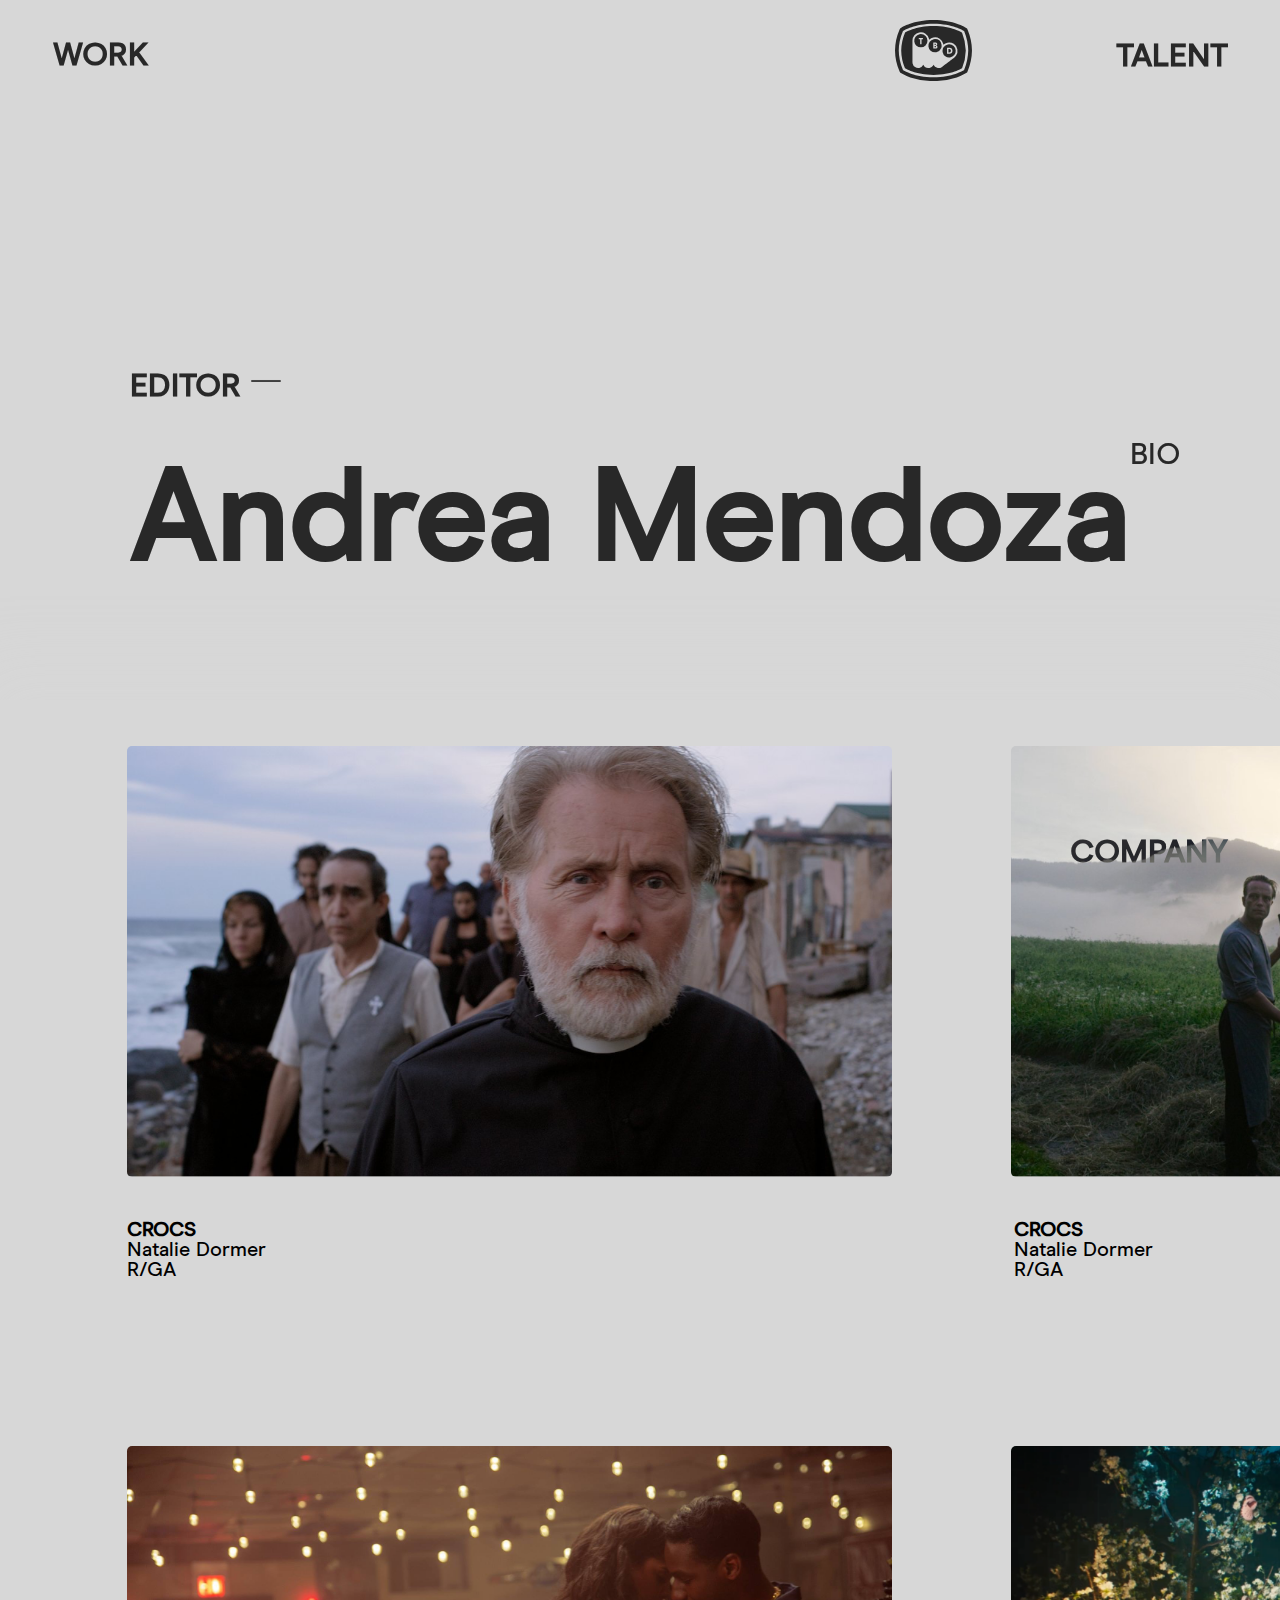
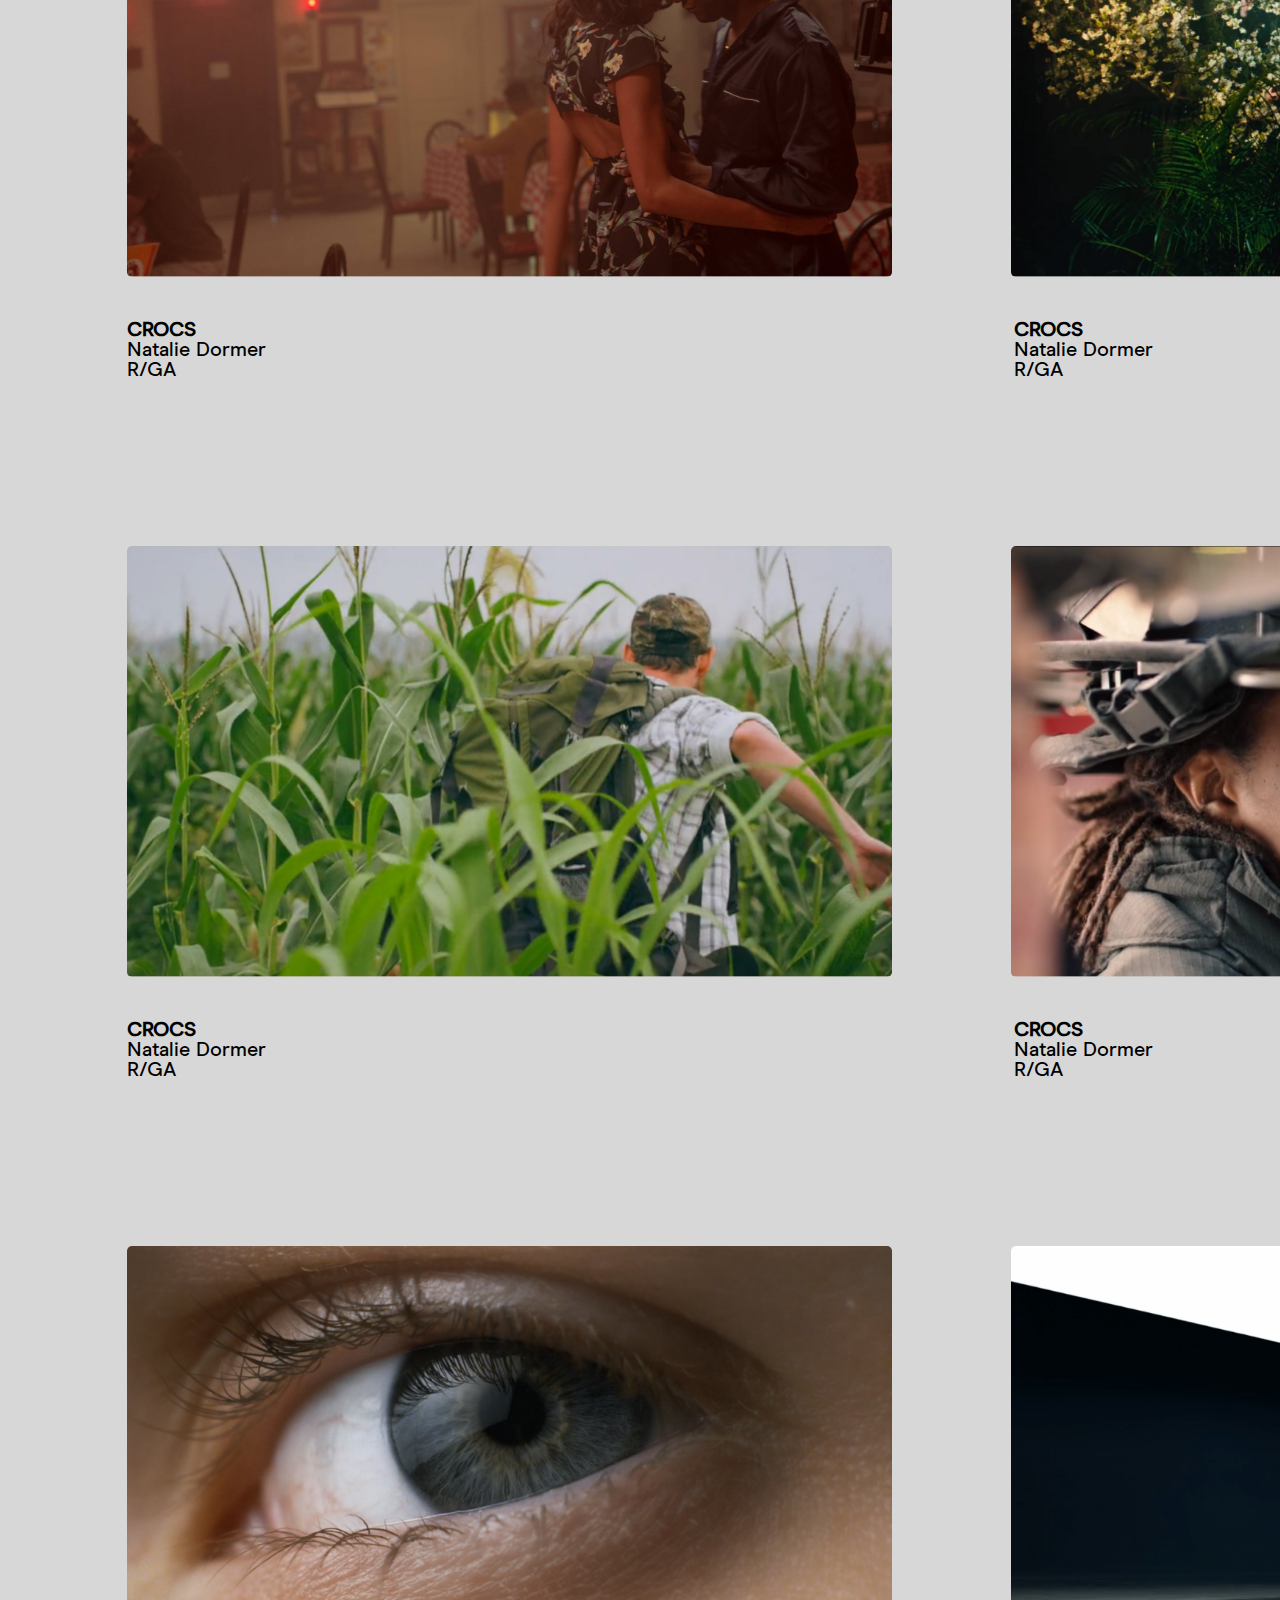
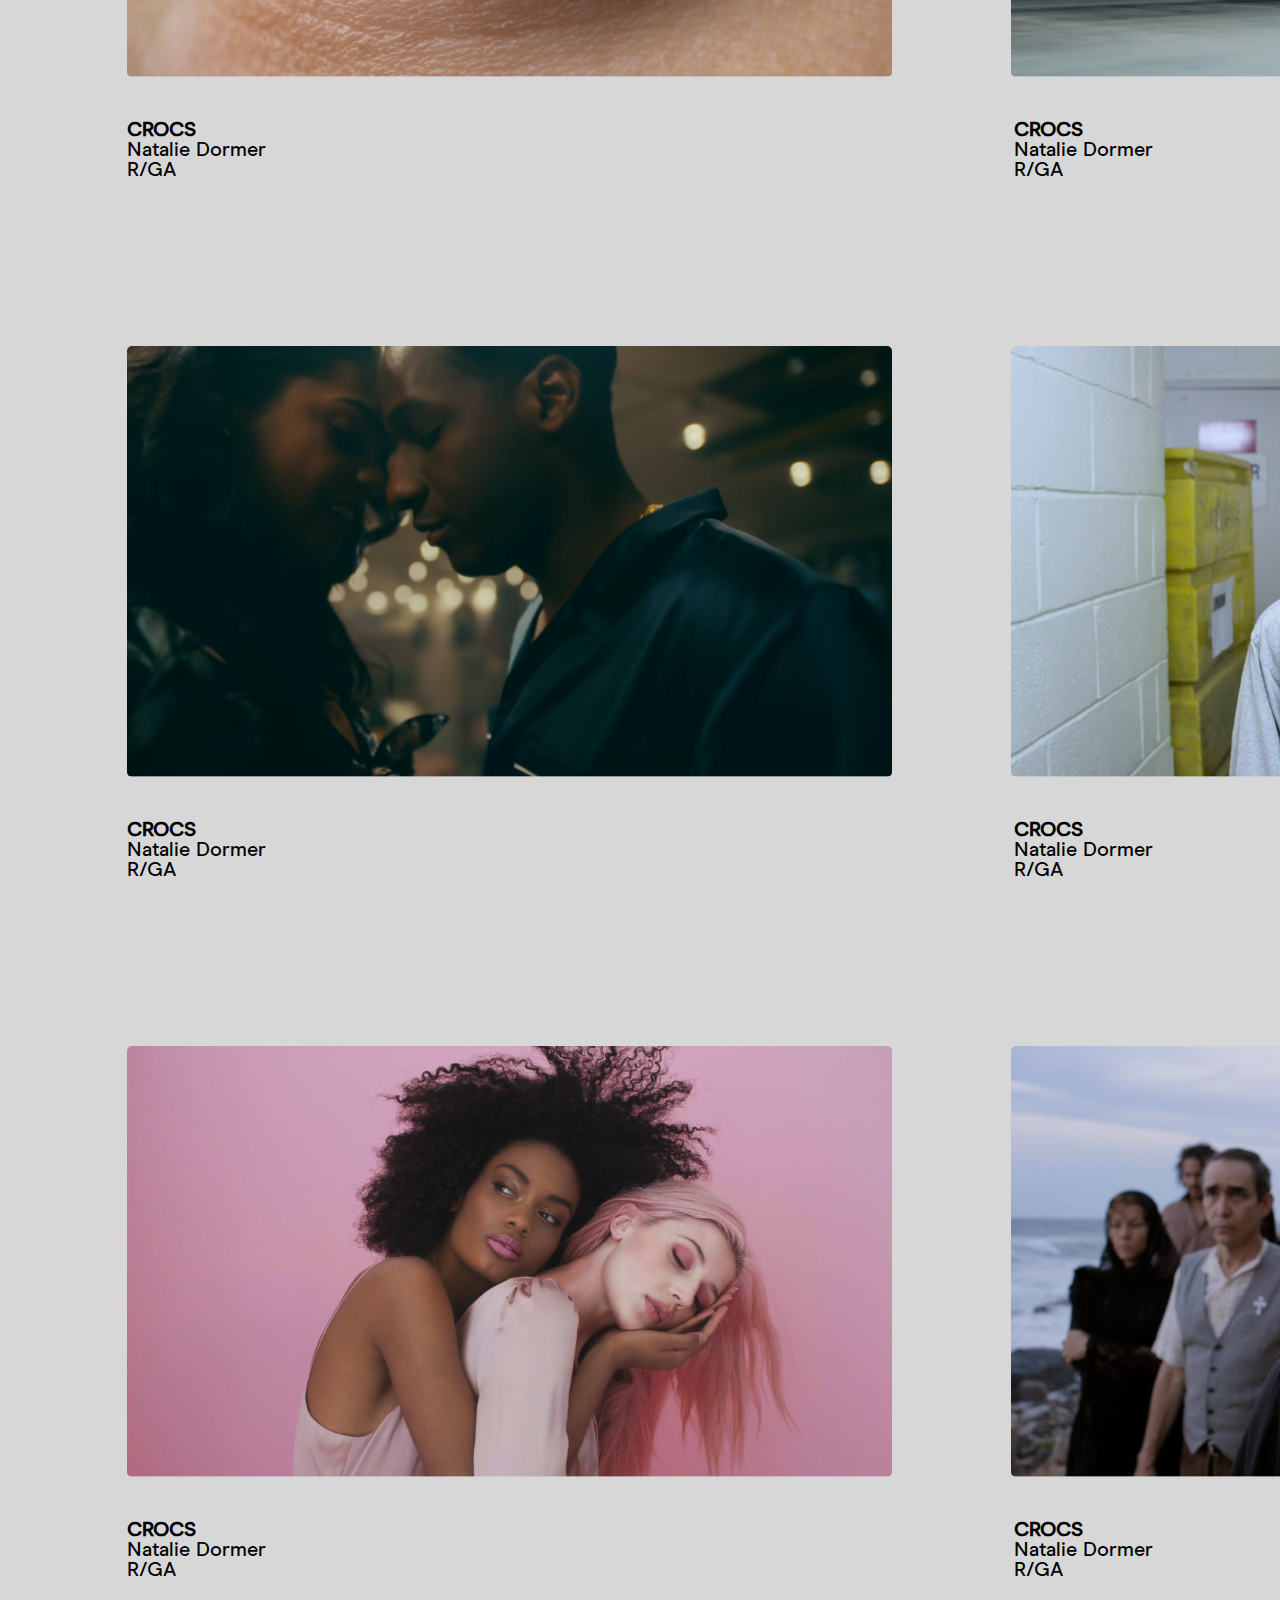
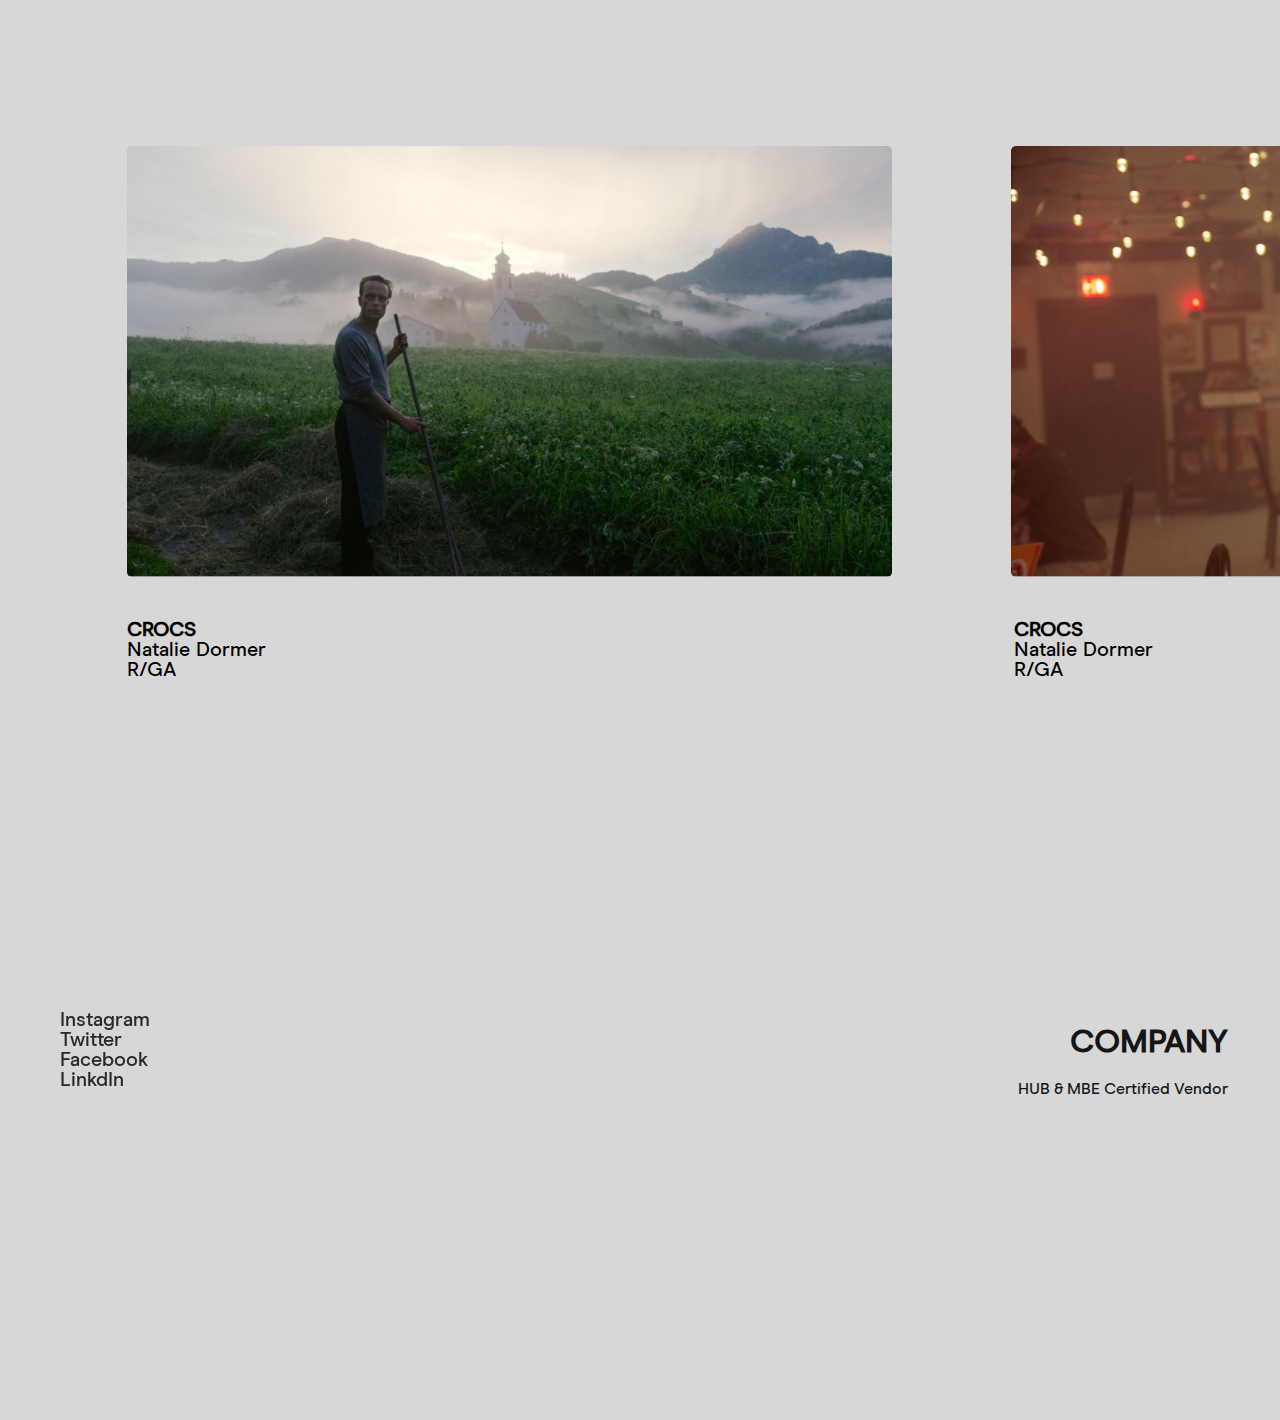
<file: index.html>
<!DOCTYPE html>
<html lang="en" dir="ltr">
  <head>
    <meta charset="utf-8" />
    <title></title>
    <link rel="stylesheet" href="TBD3.css" />
  </head>
  <body>
    <div id="header" class="header">
      <div class="left-arrow"></div>
      <div class="right-arrow"></div>

      <div class="dropdown1">
        <span><h1 class="work">WORK</h1></span>
        <div class="dropdown-content1">
          <ul id="list1id" class="dropdown-list1">
            <li>COMMERCIAL</li>
            <li>MUSIC VIDE0</li>
            <li>FILM</li>
            <li>TV</li>
          </ul>
        </div>
      </div>

      <a href="#header"
        ><img class="logotype" src="images/logo-dark.svg" alt="logo"
      /></a>
      <div class="dropdown2">
        <span><h1 class="talent">TALENT</h1></span>
        <div class="dropdown-content2">
          <ul id="list2id" class="dropdown-list2">
            <li>SOUND MIXERS</li>
            <li>COLORISTS</li>
            <li>FINISHERS</li>
            <li>EDITORS</li>
            <li></li>
          </ul>
        </div>
      </div>
      <h1 class="editor">EDITOR</h1>
      <div class="closing-blocks">
        <p class="bio">BIO</p>
      </div>

      <img class="line-image" src="images/horizontal-line.png" alt="" />
      <h1 class="andrea-mendoza">Andrea Mendoza</h1>
    </div>

    <div class="container">
      <div class="card1">
        <img class="left-image1" src="images/picture 1.png" alt="" />
        <ul class="list1">
          <li><strong>CROCS</strong></li>
          <li>Natalie Dormer</li>
          <li>R/GA</li>
        </ul>
      </div>
      <div class="card3">
        <img class="left-image3" src="images/picture 3.png" alt="" />
        <ul class="list3">
          <li><strong>CROCS</strong></li>
          <li>Natalie Dormer</li>
          <li>R/GA</li>
        </ul>
      </div>
      <div class="card5">
        <img class="left-image5" src="images/picture 5.png" alt="" />
        <ul class="list5">
          <li><strong>CROCS</strong></li>
          <li>Natalie Dormer</li>
          <li>R/GA</li>
        </ul>
      </div>
      <div class="card7">
        <img class="left-image7" src="images/picture 7.png" alt="" />
        <ul class="list7">
          <li><strong>CROCS</strong></li>
          <li>Natalie Dormer</li>
          <li>R/GA</li>
        </ul>
      </div>
      <div class="card9">
        <img class="left-image9" src="images/picture 9.png" alt="" />
        <ul class="list9">
          <li><strong>CROCS</strong></li>
          <li>Natalie Dormer</li>
          <li>R/GA</li>
        </ul>
      </div>
      <div class="card11">
        <img class="left-image11" src="images/picture 11.png" alt="" />
        <ul class="list11">
          <li><strong>CROCS</strong></li>
          <li>Natalie Dormer</li>
          <li>R/GA</li>
        </ul>
      </div>
      <div class="card13">
        <img class="left-image13" src="images/picture 13.png" alt="" />
        <ul class="list13">
          <li><strong>CROCS</strong></li>
          <li>Natalie Dormer</li>
          <li>R/GA</li>
        </ul>
      </div>
      <div class="card2">
        <img class="right-image2" src="images/picture 2.png" alt="" />
        <ul class="list2">
          <li><strong>CROCS</strong></li>
          <li>Natalie Dormer</li>
          <li>R/GA</li>
        </ul>
      </div>
      <div class="card4">
        <img class="right-image4" src="images/picture 4.png" alt="" />
        <ul class="list4">
          <li><strong>CROCS</strong></li>
          <li>Natalie Dormer</li>
          <li>R/GA</li>
        </ul>
      </div>
      <div class="card6">
        <img class="right-image6" src="images/picture 6.png" alt="" />
        <ul class="list6">
          <li><strong>CROCS</strong></li>
          <li>Natalie Dormer</li>
          <li>R/GA</li>
        </ul>
      </div>
      <div class="card8">
        <img class="right-image8" src="images/picture 8.png" alt="" />
        <ul class="list8">
          <li><strong>CROCS</strong></li>
          <li>Natalie Dormer</li>
          <li>R/GA</li>
        </ul>
      </div>
      <div class="card10">
        <img class="right-image10" src="images/picture 10.png" alt="" />
        <ul class="list10">
          <li><strong>CROCS</strong></li>
          <li>Natalie Dormer</li>
          <li>R/GA</li>
        </ul>
      </div>
      <div class="card12">
        <img class="right-image12" src="images/picture 12.png" alt="" />
        <ul class="list12">
          <li><strong>CROCS</strong></li>
          <li>Natalie Dormer</li>
          <li>R/GA</li>
        </ul>
      </div>
      <div class="card14">
        <img class="right-image14" src="images/picture 14.png" alt="" />
        <ul class="list14">
          <li><strong>CROCS</strong></li>
          <li>Natalie Dormer</li>
          <li>R/GA</li>
        </ul>
      </div>
    </div>

    <div class="footer">
      <ul class="social-media">
        <li>Instagram</li>
        <li>Twitter</li>
        <li>Facebook</li>
        <li>LinkdIn</li>
      </ul>
      <ul class="credentials">
        <h1>COMPANY</h1>
        <li>HUB & MBE Certified Vendor</li>
      </ul>

      <div class="dropdown3">
        <div class="footer-arrow"></div>
        <span><h1 class="company">COMPANY</h1></span>
        <div class="dropdown-content3">
          <ul id="list3id" class="dropdown-list3">
            <li>NEWS</li>
            <li>ABOUT</li>
            <li>CONTACT</li>
          </ul>
        </div>
      </div>
    </div>
  </body>
</html>
</file>
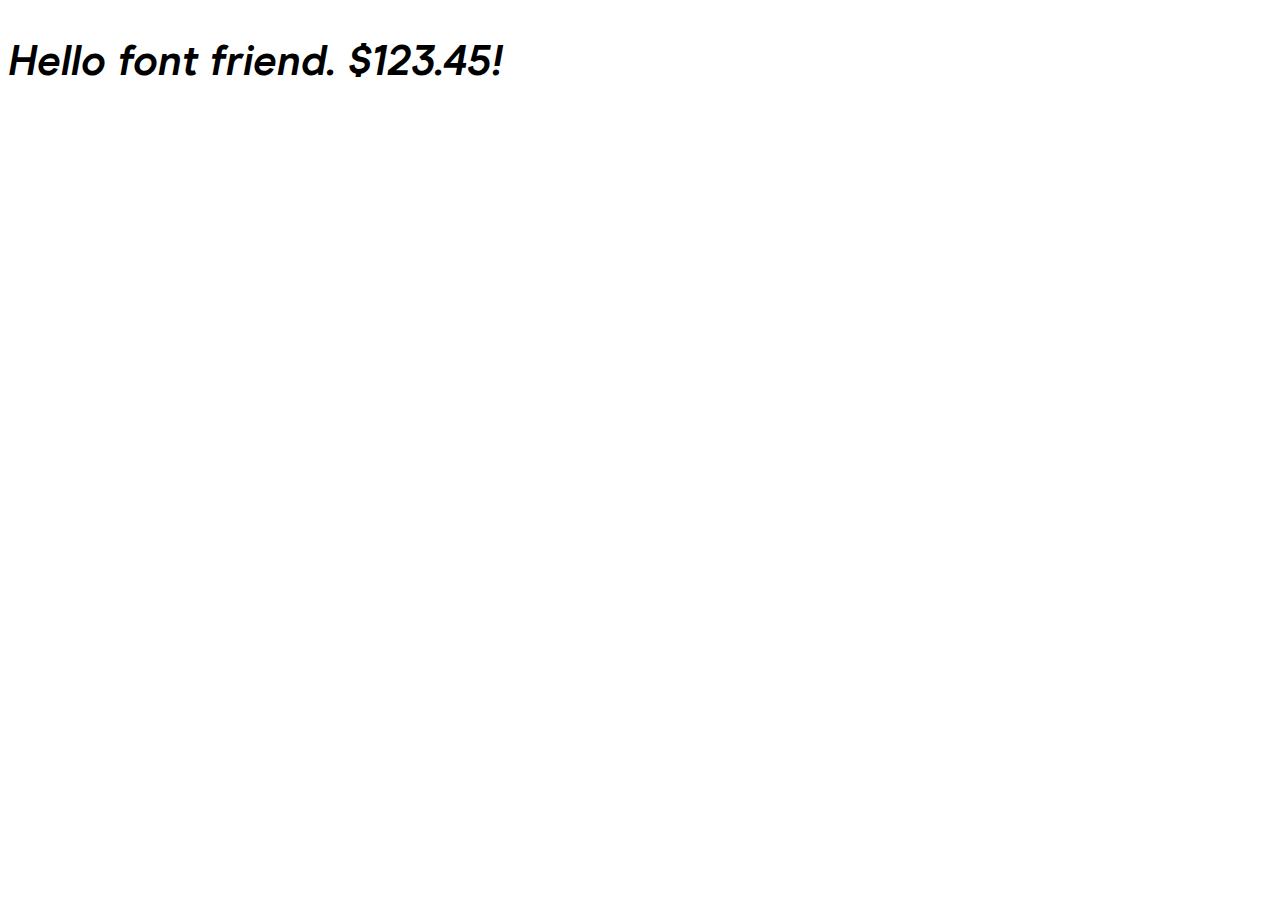
<file: fonts/Modern Era Bold Italic WEB/ModernEra-BoldItalic.html>
<!DOCTYPE html PUBLIC "-//W3C//DTD XHTML 1.0 Strict//EN" "http://www.w3.org/TR/xhtml1/DTD/xhtml1-strict.dtd">
<html lang="en" xml:lang="en" xmlns="http://www.w3.org/1999/xhtml">
<head>
<meta content="text/html; charset=utf-8" http-equiv="content-type"/>
<meta content="en-us" http-equiv="Content-Language"/>
<title>Modern Era Bold Italic</title>
<link rel="stylesheet" type="text/css" media="screen" href="ModernEra-BoldItalic.css" />
<style type="text/css" media="screen">
body { font-size: 42px; font-family: "ModernEra-BoldItalic", sans-serif; }
</style>
</head>
<body>
<p contenteditable="true">Hello font friend. $123.45!</p>
</body>
</html>
</file>
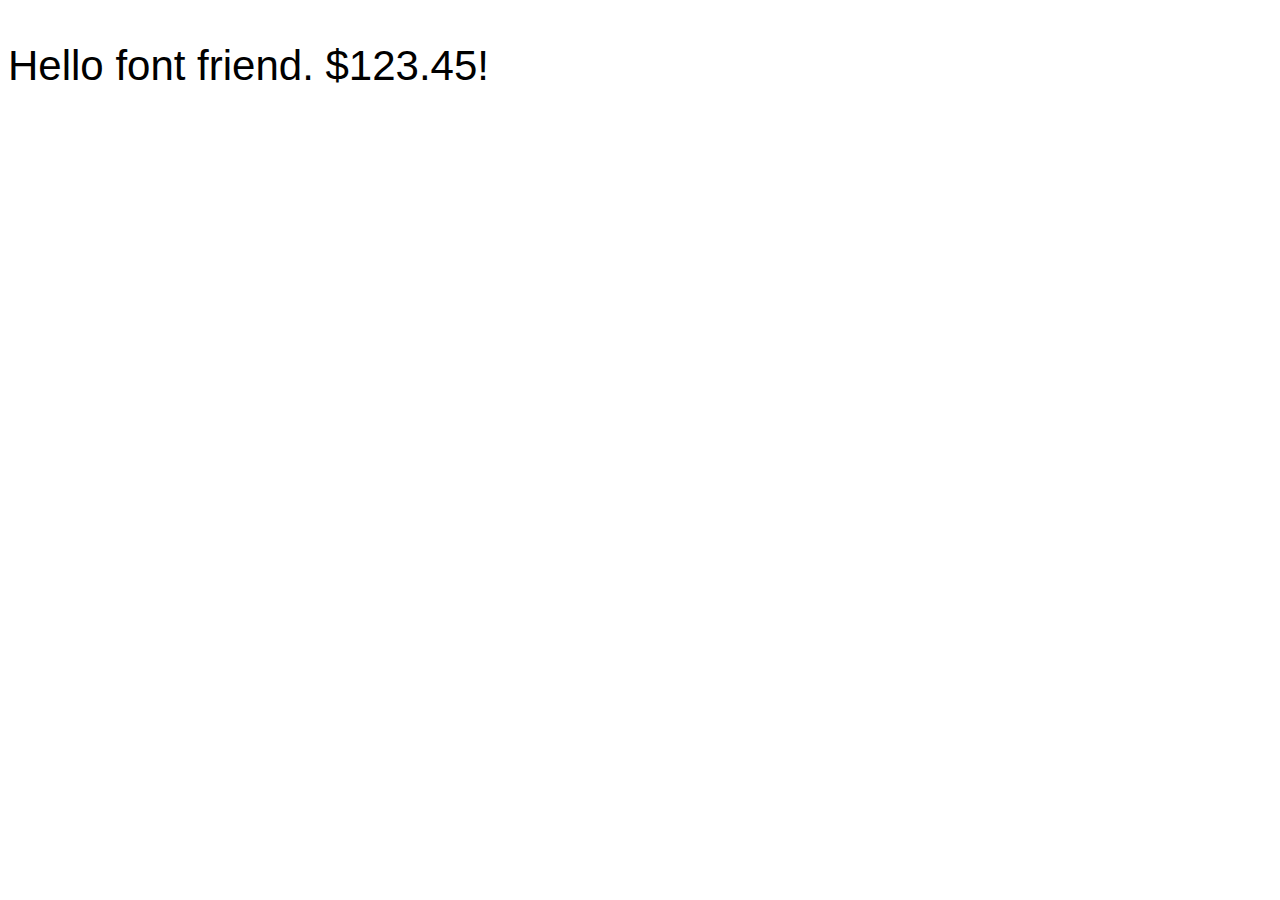
<file: fonts/Modern Era Bold WEB/ModernEra-Bold.html>
<!DOCTYPE html PUBLIC "-//W3C//DTD XHTML 1.0 Strict//EN" "http://www.w3.org/TR/xhtml1/DTD/xhtml1-strict.dtd">
<html lang="en" xml:lang="en" xmlns="http://www.w3.org/1999/xhtml">
<head>
<meta content="text/html; charset=utf-8" http-equiv="content-type"/>
<meta content="en-us" http-equiv="Content-Language"/>
<title>Modern Era Bold</title>
<link rel="stylesheet" type="text/css" media="screen" href="ModernEra-Bold.css" />
<style type="text/css" media="screen">
body { font-size: 42px; font-family: "ModernEra-Bold", sans-serif; }
</style>
</head>
<body>
<p contenteditable="true">Hello font friend. $123.45!</p>
</body>
</html>
</file>
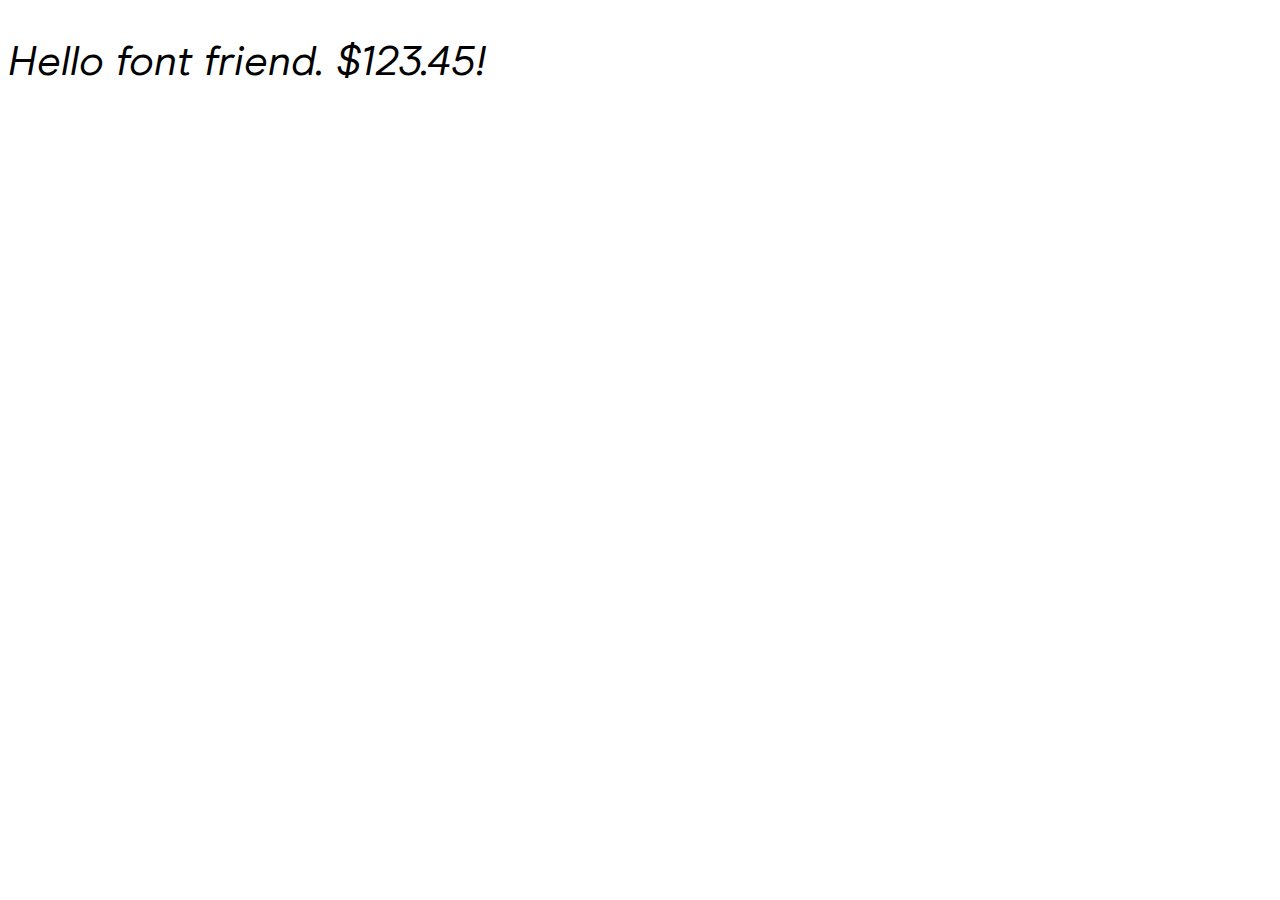
<file: fonts/Modern Era Italic WEB/ModernEra-Italic.html>
<!DOCTYPE html PUBLIC "-//W3C//DTD XHTML 1.0 Strict//EN" "http://www.w3.org/TR/xhtml1/DTD/xhtml1-strict.dtd">
<html lang="en" xml:lang="en" xmlns="http://www.w3.org/1999/xhtml">
<head>
<meta content="text/html; charset=utf-8" http-equiv="content-type"/>
<meta content="en-us" http-equiv="Content-Language"/>
<title>Modern Era Italic</title>
<link rel="stylesheet" type="text/css" media="screen" href="ModernEra-Italic.css" />
<style type="text/css" media="screen">
body { font-size: 42px; font-family: "ModernEra-Italic", sans-serif; }
</style>
</head>
<body>
<p contenteditable="true">Hello font friend. $123.45!</p>
</body>
</html>
</file>
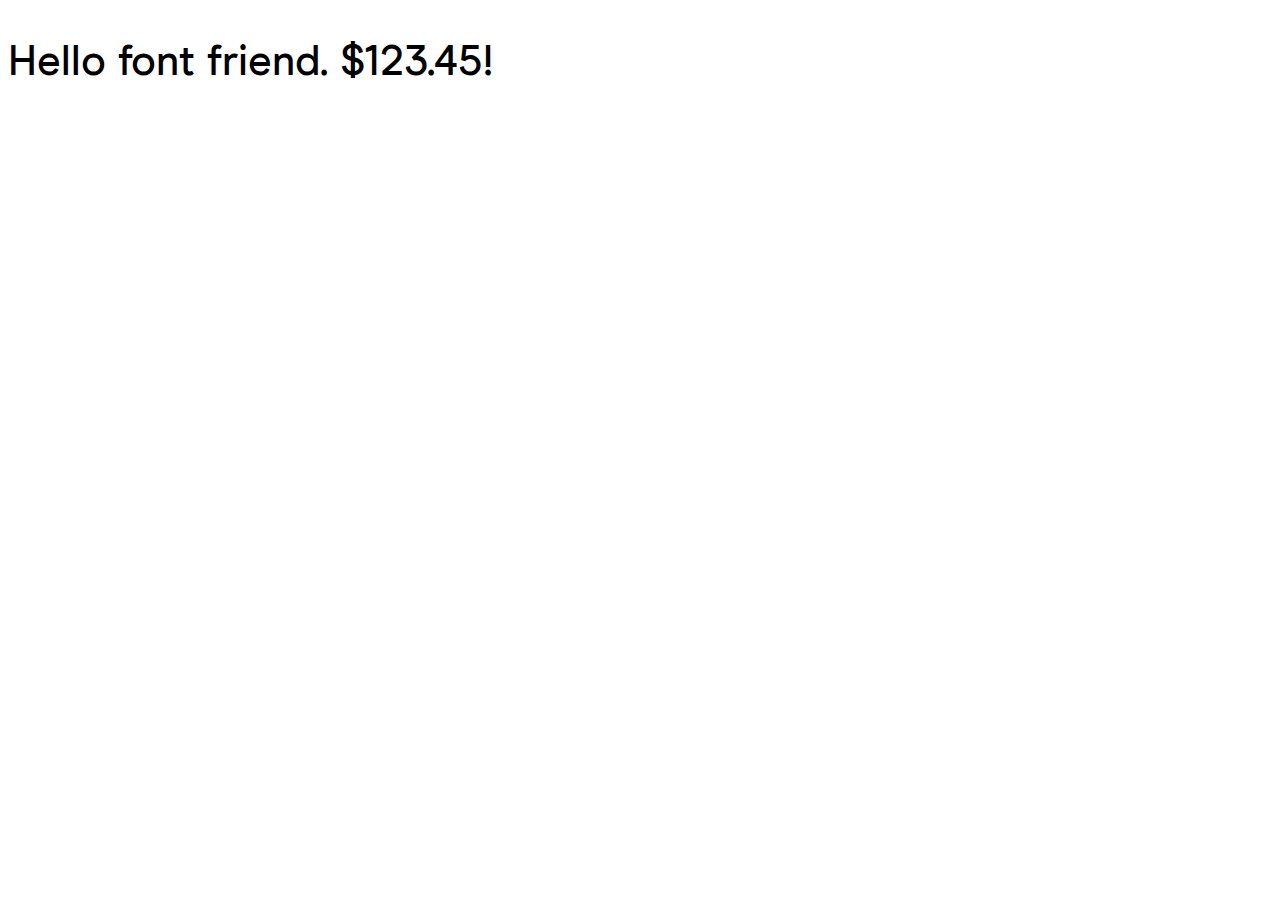
<file: fonts/Modern Era Medium WEB/ModernEra-Medium.html>
<!DOCTYPE html PUBLIC "-//W3C//DTD XHTML 1.0 Strict//EN" "http://www.w3.org/TR/xhtml1/DTD/xhtml1-strict.dtd">
<html lang="en" xml:lang="en" xmlns="http://www.w3.org/1999/xhtml">
<head>
<meta content="text/html; charset=utf-8" http-equiv="content-type"/>
<meta content="en-us" http-equiv="Content-Language"/>
<title>Modern Era Medium</title>
<link rel="stylesheet" type="text/css" media="screen" href="ModernEra-Medium.css" />
<style type="text/css" media="screen">
body { font-size: 42px; font-family: "ModernEra-Medium", sans-serif; }
</style>
</head>
<body>
<p contenteditable="true">Hello font friend. $123.45!</p>
</body>
</html>
</file>
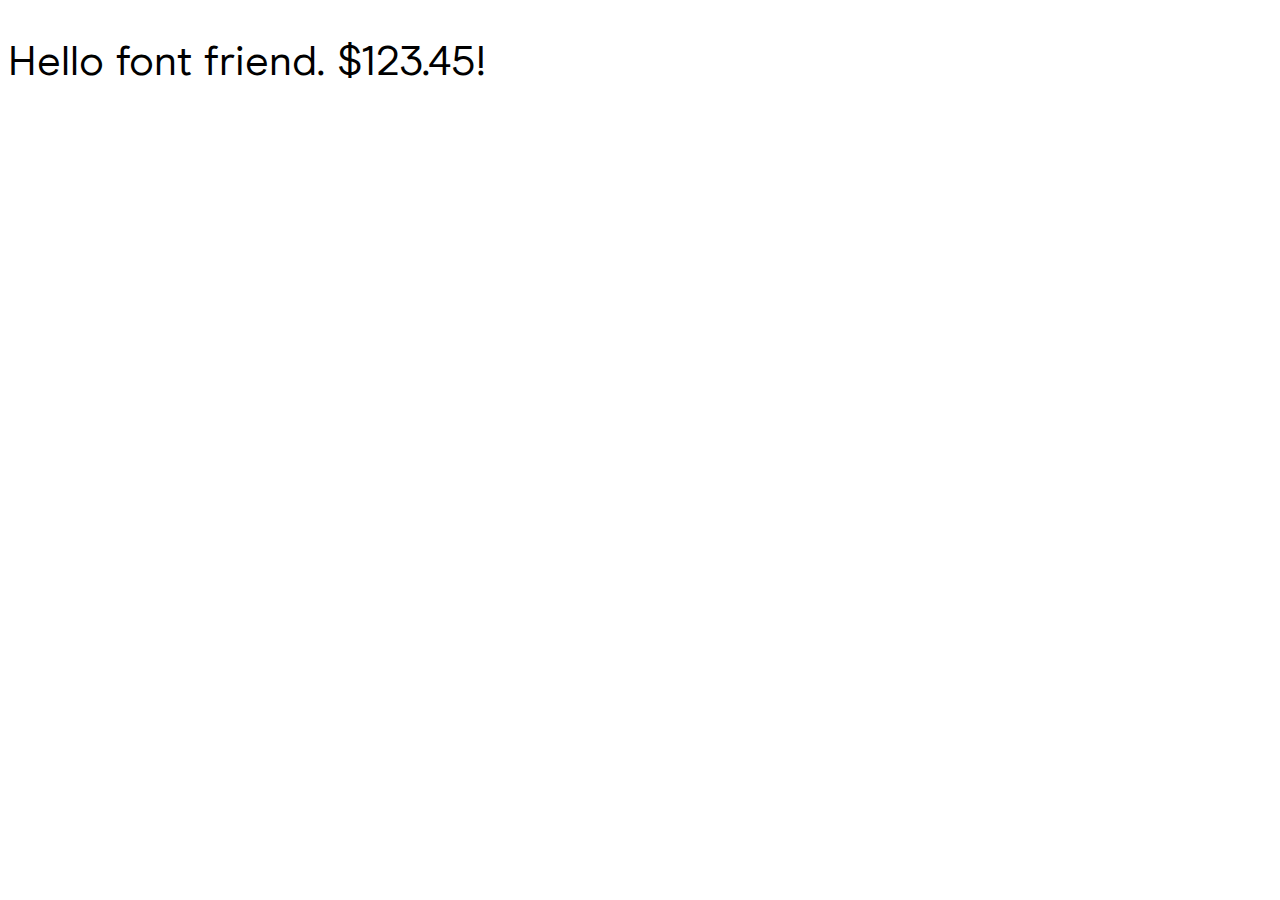
<file: fonts/Modern Era Regular WEB/ModernEra-Regular.html>
<!DOCTYPE html PUBLIC "-//W3C//DTD XHTML 1.0 Strict//EN" "http://www.w3.org/TR/xhtml1/DTD/xhtml1-strict.dtd">
<html lang="en" xml:lang="en" xmlns="http://www.w3.org/1999/xhtml">
<head>
<meta content="text/html; charset=utf-8" http-equiv="content-type"/>
<meta content="en-us" http-equiv="Content-Language"/>
<title>Modern Era Regular</title>
<link rel="stylesheet" type="text/css" media="screen" href="ModernEra-Regular.css" />
<style type="text/css" media="screen">
body { font-size: 42px; font-family: "ModernEra-Regular", sans-serif; }
</style>
</head>
<body>
<p contenteditable="true">Hello font friend. $123.45!</p>
</body>
</html>
</file>
<file: TBD3.css>
/* ------------------------------FONT-FAMILY--------------------------------- */
@font-face {
  font-family: "ModernEraMedium";
  src: url("./fonts/ModernEra-Medium.woff2") format("woff2"),
    url("./fonts/ModernEra-Medium.woff") format("woff");
}

/* ---------------------------BEGGINING OF THE SITE-------------------------- */
body {
  margin: 0;
  padding: 0;
}

.header {
  font-family: "ModernEraMedium";
  display: flex;
  flex-wrap: wrap;
  position: relative;
  background-color: #d7d7d7;
  height: auto;
  max-width: 100%;
  color: #ffffff;
  padding-top: 700px;
}

.work:hover {
  transform: scale(1.2);
  transition: transform 0.5s;
  cursor: pointer;
}

.work {
  position: fixed;
  top: 40px;
  left: 53px;
  z-index: 3;
  mix-blend-mode: difference;
  margin: 0;
  animation-name: work;
  transition: transform 0.5s;
}

.dropdown1 .dropdown-list1 {
  margin: 0;
  display: inline-block;
  position: relative;
  list-style: none;
  position: fixed;
  cursor: pointer;
  z-index: 2;
  padding-left: 0;
  left: 50px;
  bottom: 40px;
  height: 140px;
  width: 150px;
  padding-top: 50px;
  animation-name: work;
  animation-duration: 0.5s;
  animation-delay: -0.1s;
  animation-iteration-count: 1;
  animation-direction: normal;
  animation-fill-mode: forwards;
  color: #ffffff;
}

@keyframes work {
  0% {
    color: #ffffff;
    top: 20px;
    opacity: 0;
    line-height: 0;
  }

  10% {
    opacity: 10%;
    line-height: 3px;
  }

  20% {
    opacity: 20%;
    line-height: 6px;
  }

  30% {
    opacity: 30%;
    line-height: 9px;
  }

  40% {
    opacity: 40%;
    line-height: 12px;
  }
  50% {
    opacity: 50%;
    line-height: 15px;
  }

  60% {
    opacity: 60%;
    line-height: 18px;
  }

  70% {
    opacity: 70%;
    line-height: 21px;
  }
  80% {
    opacity: 80%;
    line-height: 24px;
  }
  90% {
    opacity: 90%;
    line-height: 27px;
  }
  100% {
    top: 50px;
    opacity: 100%;
    line-height: 30px;
  }
}

.dropdown-content1 {
  margin: 0;
  text-align: left;
  display: none;
  position: absolute;
  min-width: 200px;
  top: 20px;
  line-height: 30px;
  list-style: none;
  font-family: "ModernEraMedium";
  mix-blend-mode: difference;
  z-index: 2;
  transition: transform 1s;
}

.dropdown1:hover .dropdown-content1 {
  display: block;
  margin: 0;
  transition: transform 1s;
}

.logotype:hover {
  transform: rotateY(180deg) rotateZ(360deg) rotateX(180deg) scaleX(0.9);
  transition: transform 1s;
  cursor: pointer;
}
.logotype {
  mix-blend-mode: difference;
  z-index: 3;
  position: fixed;
  left: 895px;
  top: 20px;
  width: 6%;
  opacity: 100%;
  animation-duration: 2s;
  animation-delay: 0;
  animation-direction: alternate;
  animation-timing-function: ease;
  transition: transform 1s;
}
.talent:hover {
  transform: scale(1.2);
  transition: transform 0.5s;
}
.talent {
  mix-blend-mode: difference;
  z-index: 42;
  position: fixed;
  top: 20px;
  right: 52px;
  cursor: pointer;
  z-index: 2;
  transition: transform 0.5s;
}

@keyframes talent {
  0% {
    color: #ffffff;
    top: 0;
    opacity: 0;
    line-height: 0;
  }

  10% {
    opacity: 10%;
    line-height: 3px;
  }

  20% {
    opacity: 20%;
    line-height: 6px;
  }

  30% {
    opacity: 30%;
    line-height: 9px;
  }

  40% {
    opacity: 40%;
    line-height: 12px;
  }
  50% {
    opacity: 50%;
    line-height: 15px;
  }

  60% {
    opacity: 60%;
    line-height: 18px;
  }

  70% {
    opacity: 70%;
    line-height: 21px;
  }
  80% {
    opacity: 80%;
    line-height: 24px;
  }
  90% {
    opacity: 90%;
    line-height: 27px;
  }
  100% {
    top: 50px;
    opacity: 100%;
    line-height: 30px;
  }
}
.dropdown2 .dropdown-list2 {
  display: inline-block;
  position: relative;
  list-style: none;
  position: fixed;
  cursor: pointer;
  height: 60px;
  width: 120px;
  right: 22px;
  padding-top: 40px;
  top: 50px;
  animation-name: talent;
  animation-duration: 0.5s;
  animation-delay: -0.1s;
  animation-iteration-count: 1;
  animation-direction: normal;
  animation-fill-mode: forwards;
  color: #ffffff;
}
#list2id {
  padding-right: 32px;
}
.dropdown-content2 {
  text-align: right;
  top: 50px;
  right: 200px;
  display: none;
  position: absolute;
  min-width: 200px;
  padding: 0;
  line-height: 30px;
  z-index: 1;
  list-style: none;
  mix-blend-mode: difference;
  font-family: "ModernEraMedium";
}

.dropdown2:hover .dropdown-content2 {
  display: block;
}
.editor:hover {
  transform: scale(1.2);
}
.editor {
  mix-blend-mode: difference;
  position: fixed;
  top: 350px;
  left: 130px;
  transition: transform 0.2s;
}
.bio:hover {
  transform: scale(1.4) rotateZ(90deg);
}
.bio {
  cursor: pointer;
  font-size: 30px;
  mix-blend-mode: difference;
  position: fixed;
  top: 410px;
  left: 1130px;
  transition: transform 0.5s;
}

.line-image {
  position: fixed;
  top: 365px;
  left: 250px;
  width: 2.5%;
  animation-name: line-;
  animation-duration: 1s;
  animation-fill-mode: forwards;
  animation-timing-function: ease;
  animation-direction: alternate;
}

.line-image:hover {
  animation-name: line;
}
@keyframes line {
  0% {
    height: 50px;
    width: 40px;
  }
  100% {
    height: 50px;
    width: 930px;
  }
}
.andrea-mendoza:hover {
  transform: scale(1.05);
}
.andrea-mendoza {
  mix-blend-mode: difference;
  font-size: 130px;
  position: fixed;
  top: 370px;
  left: 130px;
  transition: transform 0.2s;
}

/* --------------------------------CONTAINER----------------------------------*/

.container {
  -webkit-box-shadow: 0px -7px 63px 31px rgba(215, 215, 215, 0.97);
  -moz-box-shadow: 0px -7px 63px 31px rgba(215, 215, 215, 0.97);
  box-shadow: 0px -7px 63px 31px rgba(215, 215, 215, 0.97);
  font-family: "ModernEraMedium";
  font-size: 20px;
  height: 5000px;
  opacity: 1;
  max-width: 100%;
  position: relative;
  background-color: #d7d7d7;
  display: grid;
  grid-auto-columns: 50% 50%;
  grid-auto-rows: 700px 700px 700px 700px 700px 700px 700px;
  column-gap: 0;
  row-gap: 0;
  align-items: center;
}
/* ------------------------------FIRST-COLUMN---------------------------------*/
.card1,
.card3,
.card5,
.card7,
.card9,
.card11,
.card13 {
  position: relative;
  background-color: #d7d7d7;
  height: 700px;
  width: 900px;
  left: 52px;
}

.card1:hover,
.card3:hover,
.card5:hover,
.card7:hover,
.card9:hover,
.card11:hover,
.card13:hover {
  background-color: white;
  transition: 0.5s;
  transition-delay: 0.4s;
  transition-timing-function: ease-out;
  border-radius: 5px;
}
.left-image1:hover,
.left-image3:hover,
.left-image5:hover,
.left-image7:hover,
.left-image9:hover,
.left-image11:hover,
.left-image13:hover {
  transform: scale(1.1);
  transition: transform 1s;
  cursor: pointer;
}
.left-image1,
.left-image3,
.left-image5,
.left-image7,
.left-image9,
.left-image11,
.left-image13 {
  position: absolute;
  max-width: 85%;
  top: 46px;
  left: 75px;
  border-radius: 5px;
  transition: transform 1s;
}

/* ----------------------------SECOND COLUMN--------------------------------- */

.card2,
.card4,
.card6,
.card8,
.card10,
.card12,
.card14 {
  position: relative;
  background-color: #d7d7d7;
  height: 700px;
  width: 900px;
  bottom: 2000px;
  left: 952px;
  bottom: 4900px;
}

.card2:hover,
.card4:hover,
.card6:hover,
.card8:hover,
.card10:hover,
.card12:hover,
.card14:hover {
  background-color: white;
  transition: 0.5s;
  transition-delay: 0.4s;
  transition-timing-function: ease-out;
  border-radius: 5px;
}
.right-image2:hover,
.right-image4:hover,
.right-image6:hover,
.right-image8:hover,
.right-image10:hover,
.right-image12:hover,
.right-image14:hover {
  transform: scale(1.1);
  transition: transform 1s;
  cursor: pointer;
}
.right-image2,
.right-image4,
.right-image6,
.right-image8,
.right-image10,
.right-image12,
.right-image14 {
  position: relative;
  max-width: 85%;
  top: 46px;
  right: -59px;
  border-radius: 5px;
  transition: transform 1s;
}

.list1,
.list3,
.list5,
.list7,
.list9,
.list11,
.list13 {
  list-style: none;
  position: absolute;
  margin-bottom: 10px;
  top: 500px;
  left: 35px;
}

.list2,
.list4,
.list6,
.list8,
.list10,
.list12,
.list14 {
  list-style: none;
  position: absolute;
  margin-bottom: 10px;
  top: 500px;
  left: 22px;
}

/* -----------------------FOOTER---------------------------- */

.footer {
  font-family: "ModernEraMedium";
  position: relative;
  display: block;
  bottom: 0;
  background-color: #d7d7d7;
  height: 500px;
  max-width: 100%;
  color: #ffffff;
  padding-bottom: 20px;
}
.social-media:hover {
  transform: scale(1.2);
  transition: transform 1s;
}
.social-media {
  font-size: 20px;
  display: block;
  position: absolute;
  top: 90px;
  left: 20px;
  list-style: none;
  mix-blend-mode: difference;
  transition: transform 1s;
}
.credentials:hover {
  transform: scale(1.15);
  transition: transform 1s;
}

.credentials {
  color: #151515;
  z-index: 3;
  background-color: #d7d7d7;
  height: 150px;
  width: 300px;
  opacity: 3;
  padding-right: 20px;
  display: inline-block;
  position: absolute;
  top: 90px;
  right: 32px;
  list-style: none;
  text-align: right;
  transition: transform 1s;
}
.company:hover {
  transform: scale(1.2);
  transition: transform 0.5s;
}
.company {
  z-index: 2;
  position: fixed;
  bottom: 10px;
  right: 52px;
  mix-blend-mode: difference;
  cursor: pointer;
  transition: transform 0.5s;
}

@keyframes company {
  0% {
    color: #ffffff;
    bottom: 0;
    opacity: 0;
    line-height: 0;
  }

  100% {
    opacity: 10%;
    line-height: 3px;
  }

  20% {
    opacity: 20%;
    line-height: 6px;
  }

  30% {
    opacity: 30%;
    line-height: 9px;
  }

  40% {
    opacity: 40%;
    line-height: 12px;
  }
  50% {
    opacity: 50%;
    line-height: 15px;
  }

  60% {
    opacity: 60%;
    line-height: 18px;
  }

  70% {
    opacity: 70%;
    line-height: 21px;
  }
  80% {
    opacity: 80%;
    line-height: 24px;
  }
  90% {
    opacity: 90%;
    line-height: 27px;
  }
  100% {
    bottom: 50px;
    opacity: 100%;
    line-height: 30px;
  }
}
.dropdown3 .dropdown-list3 {
  display: inline-block;
  position: relative;
  list-style: none;
  position: fixed;
  cursor: pointer;
  height: 120px;
  width: 120px;
  right: 52px;
  animation-name: company;
  animation-duration: 0.5s;
  animation-delay: -0.1s;
  animation-iteration-count: 1;
  animation-direction: normal;
  animation-fill-mode: forwards;
  color: #ffffff;
}
.dropdown-content3 {
  text-align: right;
  top: 20px;
  right: 200px;
  display: none;
  position: absolute;
  min-width: 200px;
  padding: 33px 14px;
  line-height: 30px;
  z-index: 1;
  list-style: none;
  mix-blend-mode: difference;
  font-family: "ModernEraMedium";
}

.dropdown3:hover .dropdown-content3 {
  display: block;
}
</file>
<file: fonts/Modern Era Bold Italic WEB/ModernEra-BoldItalic.css>
@font-face {
    font-family: 'ModernEra-BoldItalic';
    src: url('ModernEra-BoldItalic.woff') format('woff'),
         url('ModernEra-BoldItalic.woff2') format('woff2');
    font-style: normal;
    font-weight: normal;
    text-rendering: optimizeLegibility;
}
</file>
<file: fonts/Modern Era Bold WEB/ModernEra-Bold.css>
@font-face {
    font-family: 'ModernEra-BoldItalic';
    src: url('ModernEra-BoldItalic.woff') format('woff'),
         url('ModernEra-BoldItalic.woff2') format('woff2');
    font-style: normal;
    font-weight: normal;
    text-rendering: optimizeLegibility;
}
</file>
<file: fonts/Modern Era Italic WEB/ModernEra-Italic.css>
@font-face {
    font-family: 'ModernEra-Italic';
    src: url('ModernEra-Italic.woff') format('woff'),
         url('ModernEra-Italic.woff2') format('woff2');
    font-style: normal;
    font-weight: normal;
    text-rendering: optimizeLegibility;
}
</file>
<file: fonts/Modern Era Medium WEB/ModernEra-Medium.css>
@font-face {
    font-family: 'ModernEra-Medium';
    src: url('ModernEra-Medium.woff') format('woff'),
         url('ModernEra-Medium.woff2') format('woff2');
    font-style: normal;
    font-weight: normal;
    text-rendering: optimizeLegibility;
}
</file>
<file: fonts/Modern Era Regular WEB/ModernEra-Regular.css>
@font-face {
    font-family: 'ModernEra-Regular';
    src: url('ModernEra-Regular.woff') format('woff'),
         url('ModernEra-Regular.woff2') format('woff2');
    font-style: normal;
    font-weight: normal;
    text-rendering: optimizeLegibility;
}
</file>
